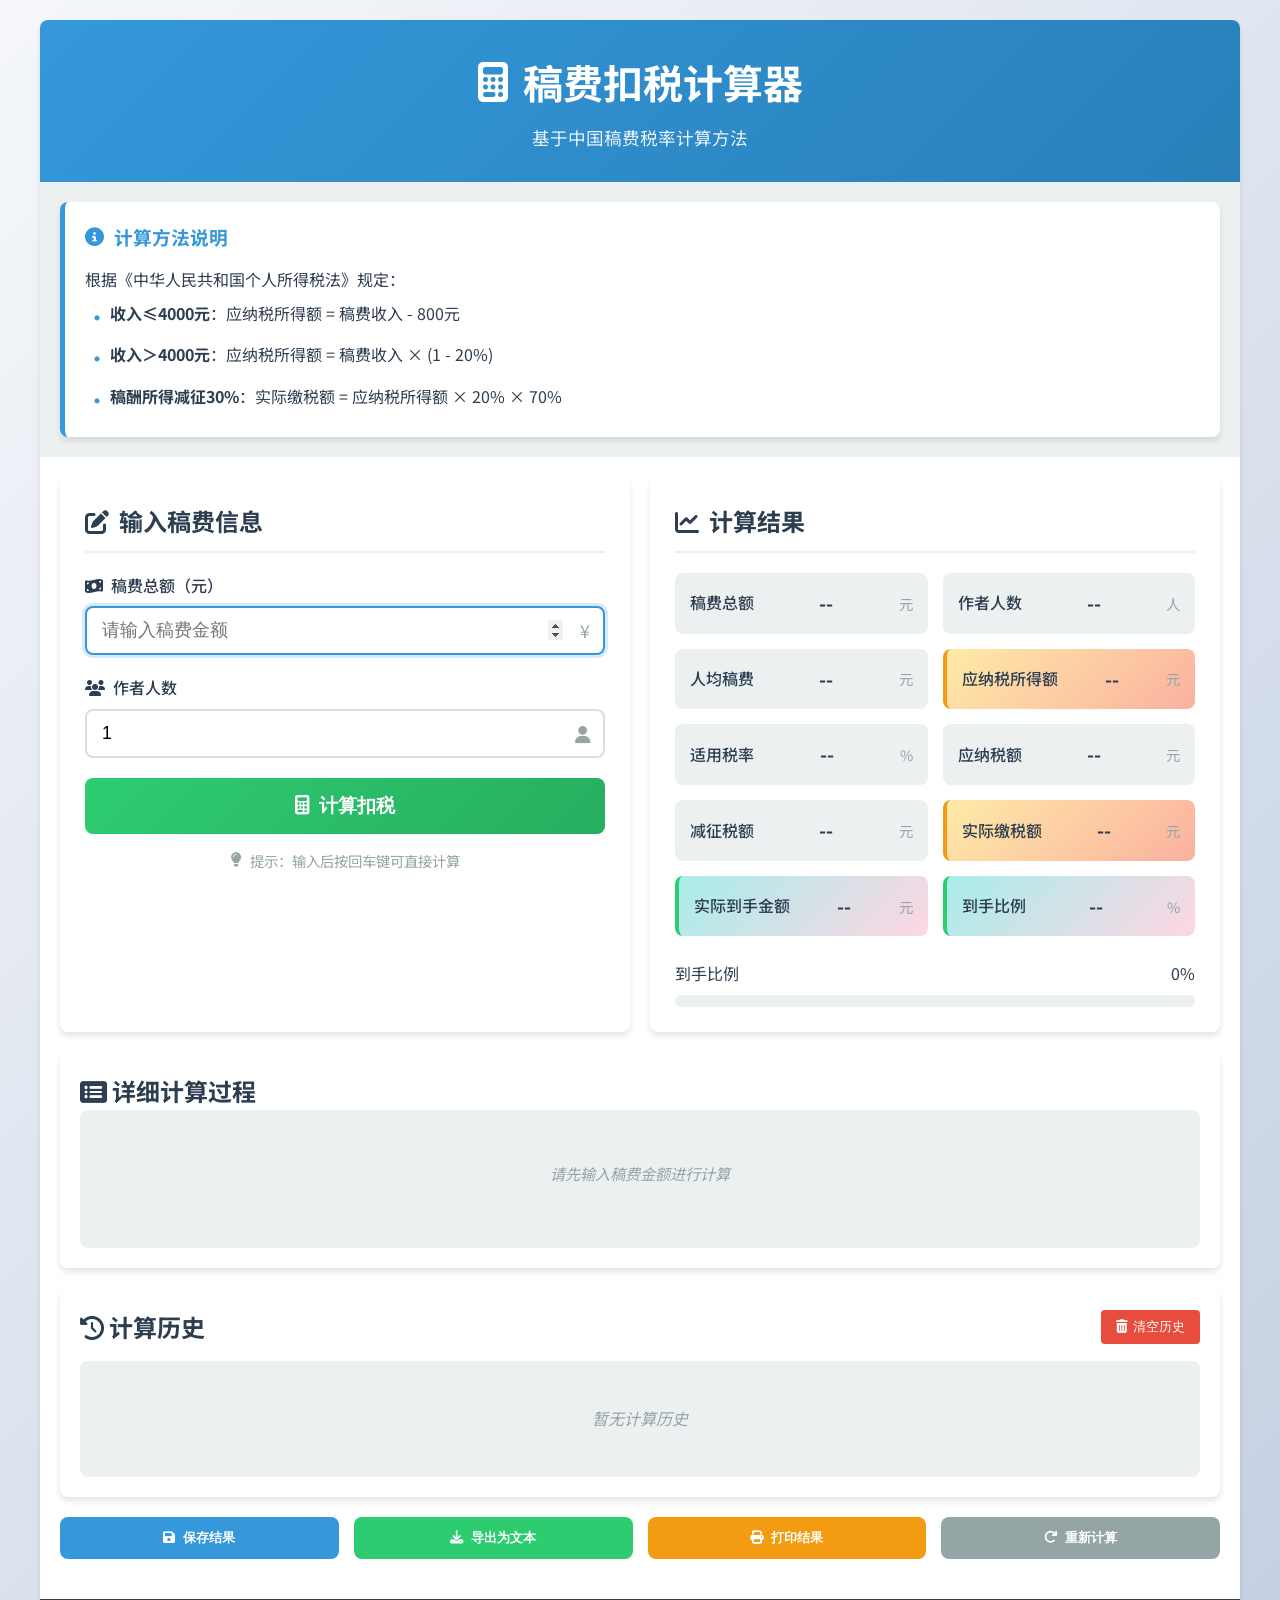
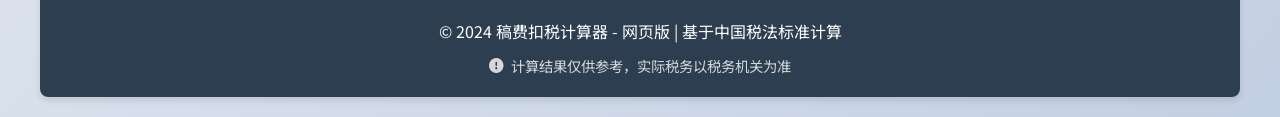
<file: index.html>
<!DOCTYPE html>
<html lang="zh-CN">
<head>
    <meta charset="UTF-8">
    <meta name="viewport" content="width=device-width, initial-scale=1.0">
    <title>稿费扣税计算器 - 网页版</title>
    <link rel="stylesheet" href="style.css">
    <link rel="stylesheet" href="https://cdnjs.cloudflare.com/ajax/libs/font-awesome/6.4.0/css/all.min.css">
    <link href="https://fonts.googleapis.com/css2?family=Noto+Sans+SC:wght@300;400;500;700&display=swap" rel="stylesheet">
</head>
<body>
    <div class="container">
        <!-- 头部 -->
        <header class="header">
            <h1><i class="fas fa-calculator"></i> 稿费扣税计算器</h1>
            <p class="subtitle">基于中国稿费税率计算方法</p>
        </header>

        <!-- 说明区域 -->
        <div class="info-section">
            <div class="info-card">
                <h3><i class="fas fa-info-circle"></i> 计算方法说明</h3>
                <p>根据《中华人民共和国个人所得税法》规定：</p>
                <ul>
                    <li><strong>收入≤4000元</strong>：应纳税所得额 = 稿费收入 - 800元</li>
                    <li><strong>收入＞4000元</strong>：应纳税所得额 = 稿费收入 × (1 - 20%)</li>
                    <li><strong>稿酬所得减征30%</strong>：实际缴税额 = 应纳税所得额 × 20% × 70%</li>
                </ul>
            </div>
        </div>

        <!-- 主计算区域 -->
        <div class="main-section">
            <div class="input-section">
                <h2><i class="fas fa-edit"></i> 输入稿费信息</h2>
                
                <div class="input-group">
                    <label for="amount">
                        <i class="fas fa-money-bill-wave"></i> 稿费总额（元）
                    </label>
                    <div class="input-with-icon">
                        <input type="number" id="amount" placeholder="请输入稿费金额" min="0" step="0.01">
                        <span class="input-icon">¥</span>
                    </div>
                </div>

                <div class="input-group">
                    <label for="authors">
                        <i class="fas fa-users"></i> 作者人数
                    </label>
                    <div class="input-with-icon">
                        <input type="number" id="authors" value="1" min="1" max="100">
                        <span class="input-icon"><i class="fas fa-user"></i></span>
                    </div>
                </div>

                <button id="calculateBtn" class="calculate-btn">
                    <i class="fas fa-calculator"></i> 计算扣税
                </button>

                <div class="shortcut-hint">
                    <i class="fas fa-lightbulb"></i> 提示：输入后按回车键可直接计算
                </div>
            </div>

            <div class="result-section">
                <h2><i class="fas fa-chart-line"></i> 计算结果</h2>
                
                <div class="result-grid">
                    <div class="result-item">
                        <span class="result-label">稿费总额</span>
                        <span id="totalAmount" class="result-value">--</span>
                        <span class="result-unit">元</span>
                    </div>
                    <div class="result-item">
                        <span class="result-label">作者人数</span>
                        <span id="authorsCount" class="result-value">--</span>
                        <span class="result-unit">人</span>
                    </div>
                    <div class="result-item">
                        <span class="result-label">人均稿费</span>
                        <span id="perAuthor" class="result-value">--</span>
                        <span class="result-unit">元</span>
                    </div>
                    <div class="result-item highlight">
                        <span class="result-label">应纳税所得额</span>
                        <span id="taxableIncome" class="result-value">--</span>
                        <span class="result-unit">元</span>
                    </div>
                    <div class="result-item">
                        <span class="result-label">适用税率</span>
                        <span id="taxRate" class="result-value">--</span>
                        <span class="result-unit">%</span>
                    </div>
                    <div class="result-item">
                        <span class="result-label">应纳税额</span>
                        <span id="taxAmount" class="result-value">--</span>
                        <span class="result-unit">元</span>
                    </div>
                    <div class="result-item">
                        <span class="result-label">减征税额</span>
                        <span id="reductionAmount" class="result-value">--</span>
                        <span class="result-unit">元</span>
                    </div>
                    <div class="result-item highlight">
                        <span class="result-label">实际缴税额</span>
                        <span id="actualTax" class="result-value">--</span>
                        <span class="result-unit">元</span>
                    </div>
                    <div class="result-item success">
                        <span class="result-label">实际到手金额</span>
                        <span id="netIncome" class="result-value">--</span>
                        <span class="result-unit">元</span>
                    </div>
                    <div class="result-item success">
                        <span class="result-label">到手比例</span>
                        <span id="netPercentage" class="result-value">--</span>
                        <span class="result-unit">%</span>
                    </div>
                </div>

                <!-- 进度条 -->
                <div class="progress-section">
                    <div class="progress-label">
                        <span>到手比例</span>
                        <span id="percentageText">0%</span>
                    </div>
                    <div class="progress-bar">
                        <div id="percentageBar" class="progress-fill"></div>
                    </div>
                </div>
            </div>
        </div>

        <!-- 详细计算过程 -->
        <div class="detail-section">
            <h2><i class="fas fa-list-alt"></i> 详细计算过程</h2>
            <div class="detail-content">
                <div id="calculationSteps">
                    <p class="empty-state">请先输入稿费金额进行计算</p>
                </div>
            </div>
        </div>

        <!-- 历史记录 -->
        <div class="history-section">
            <div class="history-header">
                <h2><i class="fas fa-history"></i> 计算历史</h2>
                <button id="clearHistoryBtn" class="clear-btn">
                    <i class="fas fa-trash-alt"></i> 清空历史
                </button>
            </div>
            <div class="history-content">
                <div id="historyList">
                    <p class="empty-state">暂无计算历史</p>
                </div>
            </div>
        </div>

        <!-- 操作按钮 -->
        <div class="action-buttons">
            <button id="saveBtn" class="action-btn save-btn">
                <i class="fas fa-save"></i> 保存结果
            </button>
            <button id="exportBtn" class="action-btn export-btn">
                <i class="fas fa-download"></i> 导出为文本
            </button>
            <button id="printBtn" class="action-btn print-btn">
                <i class="fas fa-print"></i> 打印结果
            </button>
            <button id="resetBtn" class="action-btn reset-btn">
                <i class="fas fa-redo"></i> 重新计算
            </button>
        </div>

        <!-- 页脚 -->
        <footer class="footer">
            <p>© 2024 稿费扣税计算器 - 网页版 | 基于中国税法标准计算</p>
            <p class="footer-note">
                <i class="fas fa-exclamation-circle"></i> 计算结果仅供参考，实际税务以税务机关为准
            </p>
        </footer>
    </div>

    <!-- 模态框 -->
    <div id="resultModal" class="modal">
        <div class="modal-content">
            <div class="modal-header">
                <h3><i class="fas fa-check-circle"></i> 计算完成</h3>
                <button class="close-btn">&times;</button>
            </div>
            <div class="modal-body">
                <p id="modalMessage">计算已完成！</p>
                <div class="modal-result">
                    <div class="modal-result-item">
                        <span>稿费总额：</span>
                        <strong id="modalTotal">--</strong>
                    </div>
                    <div class="modal-result-item">
                        <span>实际到手：</span>
                        <strong id="modalNet" class="highlight-text">--</strong>
                    </div>
                    <div class="modal-result-item">
                        <span>到手比例：</span>
                        <strong id="modalPercentage" class="highlight-text">--</strong>
                    </div>
                </div>
            </div>
            <div class="modal-footer">
                <button id="modalOkBtn" class="modal-btn ok-btn">确定</button>
                <button id="modalSaveBtn" class="modal-btn save-btn">保存结果</button>
            </div>
        </div>
    </div>

    <!-- 脚本 -->
    <script src="script.js"></script>
</body>
</html>
</file>
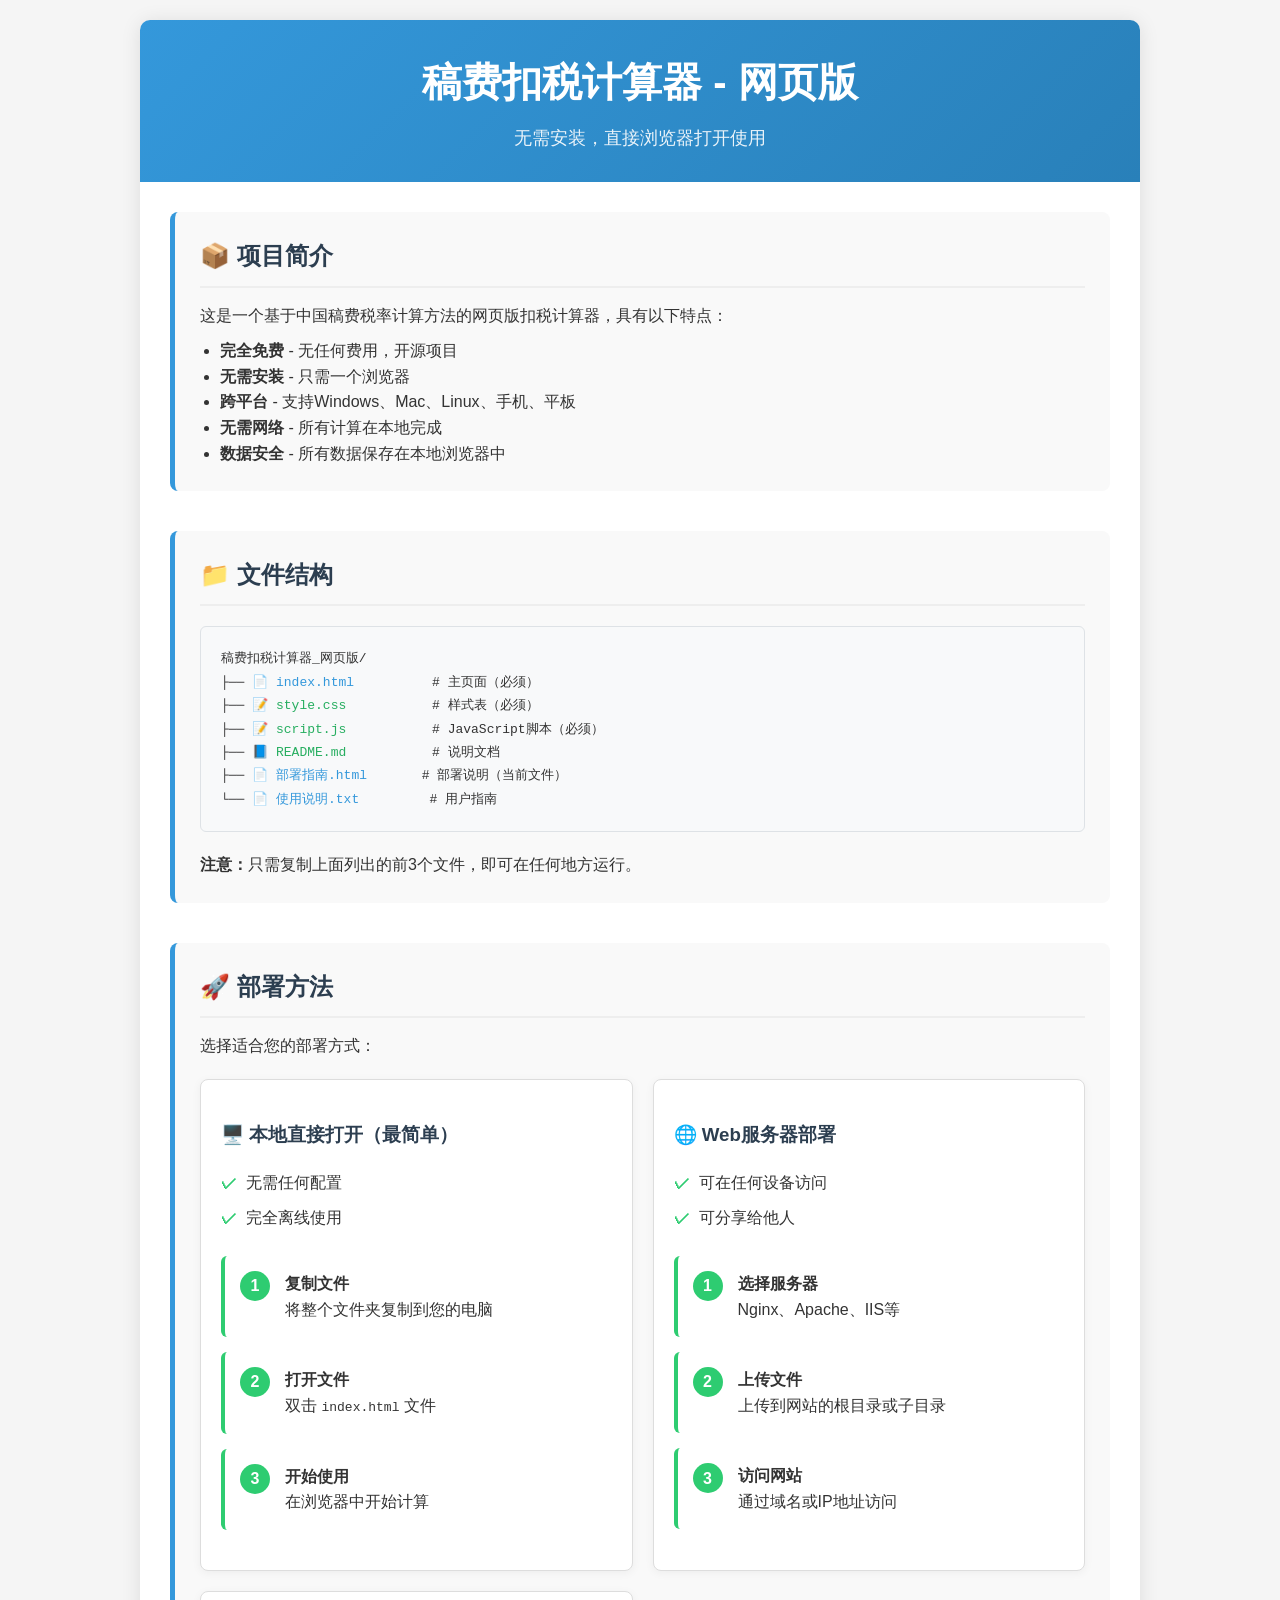
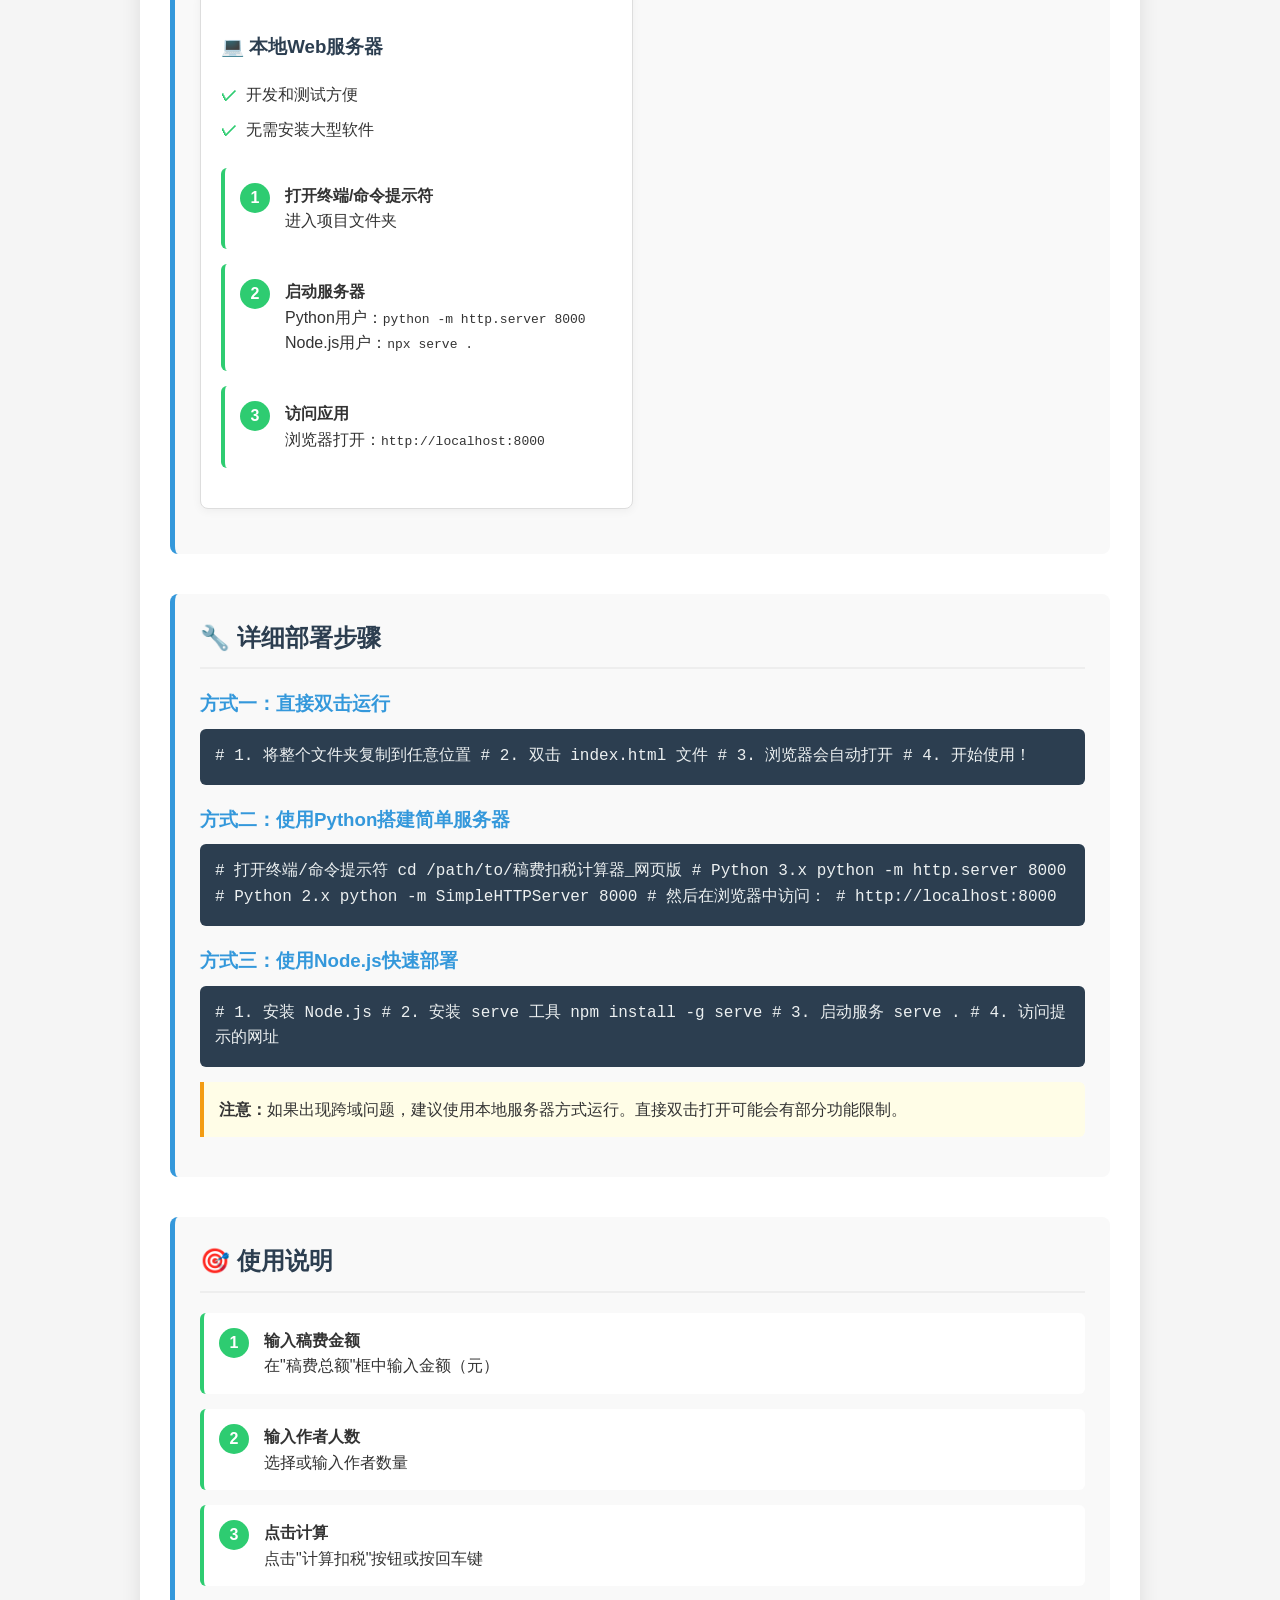
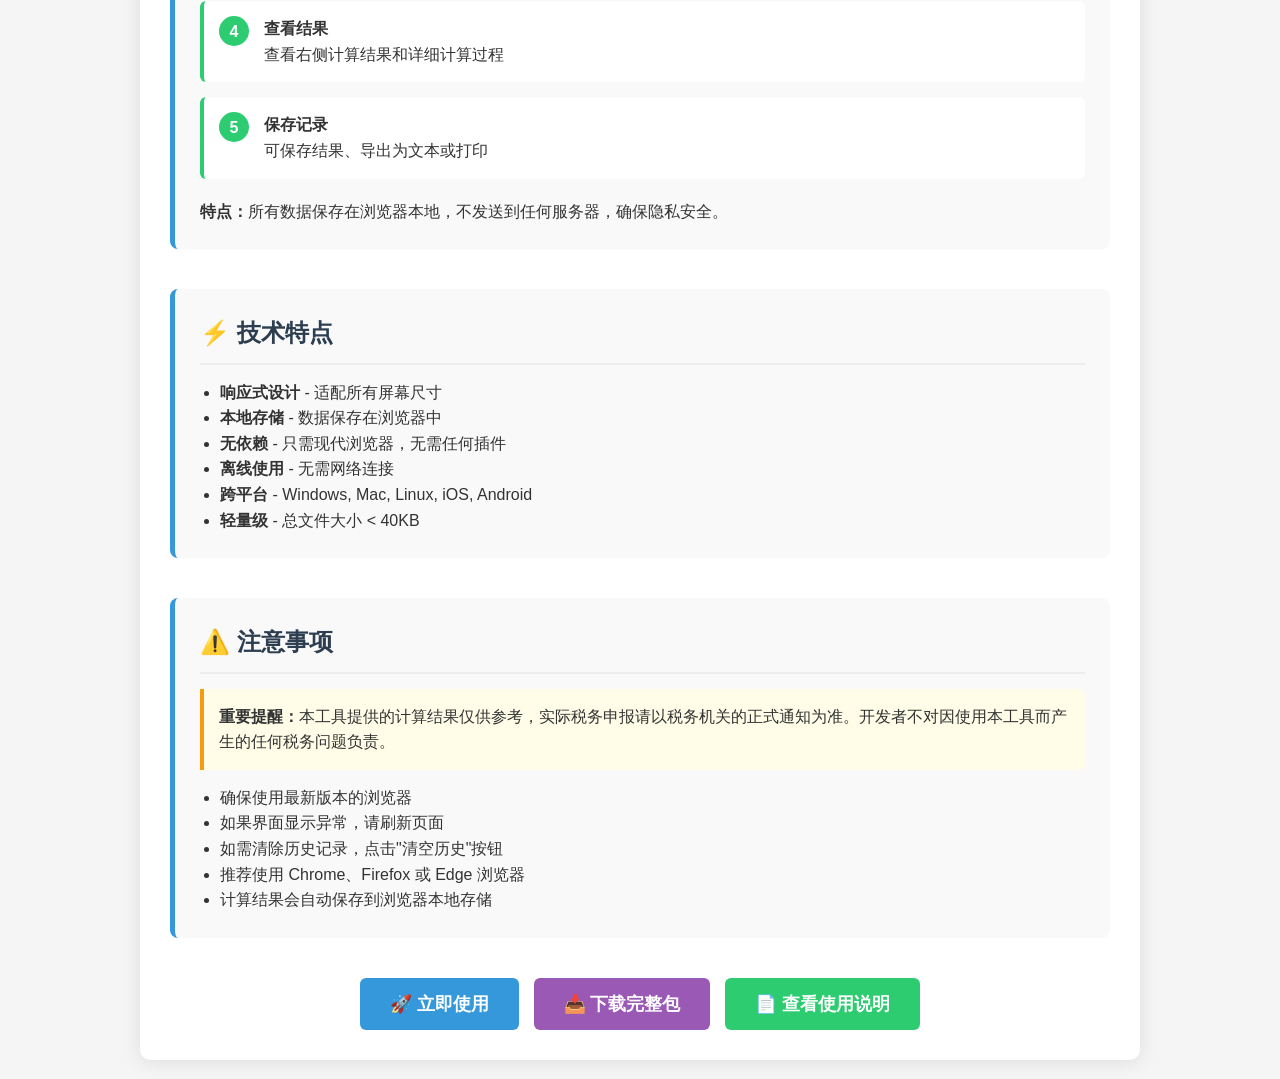
<file: 部署指南.html>
<!DOCTYPE html>
<html lang="zh-CN">
<head>
    <meta charset="UTF-8">
    <meta name="viewport" content="width=device-width, initial-scale=1.0">
    <title>稿费扣税计算器 - 部署指南</title>
    <style>
        * {
            margin: 0;
            padding: 0;
            box-sizing: border-box;
        }
        
        body {
            font-family: 'Segoe UI', 'Microsoft YaHei', sans-serif;
            line-height: 1.6;
            color: #333;
            background: #f5f5f5;
            padding: 20px;
        }
        
        .container {
            max-width: 1000px;
            margin: 0 auto;
            background: white;
            border-radius: 10px;
            box-shadow: 0 2px 20px rgba(0,0,0,0.1);
            overflow: hidden;
        }
        
        .header {
            background: linear-gradient(135deg, #3498db, #2980b9);
            color: white;
            padding: 30px 20px;
            text-align: center;
        }
        
        .header h1 {
            font-size: 2.5rem;
            margin-bottom: 10px;
        }
        
        .header p {
            opacity: 0.9;
            font-size: 1.1rem;
        }
        
        .content {
            padding: 30px;
        }
        
        .section {
            margin-bottom: 40px;
            background: #f9f9f9;
            padding: 25px;
            border-radius: 8px;
            border-left: 5px solid #3498db;
        }
        
        .section h2 {
            color: #2c3e50;
            margin-bottom: 15px;
            padding-bottom: 10px;
            border-bottom: 2px solid #eee;
        }
        
        .section h3 {
            color: #3498db;
            margin: 20px 0 10px;
        }
        
        .steps {
            display: flex;
            flex-direction: column;
            gap: 15px;
            margin: 20px 0;
        }
        
        .step {
            background: white;
            padding: 15px;
            border-radius: 6px;
            border-left: 4px solid #2ecc71;
            display: flex;
            align-items: flex-start;
            gap: 15px;
        }
        
        .step-number {
            background: #2ecc71;
            color: white;
            width: 30px;
            height: 30px;
            border-radius: 50%;
            display: flex;
            align-items: center;
            justify-content: center;
            font-weight: bold;
            flex-shrink: 0;
        }
        
        .step-content {
            flex: 1;
        }
        
        .code-block {
            background: #2c3e50;
            color: #ecf0f1;
            padding: 15px;
            border-radius: 6px;
            font-family: 'Consolas', 'Monaco', monospace;
            margin: 10px 0;
            overflow-x: auto;
        }
        
        .highlight {
            color: #e74c3c;
        }
        
        .note {
            background: #fffde7;
            border-left: 4px solid #f39c12;
            padding: 15px;
            margin: 15px 0;
            border-radius: 0 6px 6px 0;
        }
        
        .method-grid {
            display: grid;
            grid-template-columns: repeat(auto-fit, minmax(300px, 1fr));
            gap: 20px;
            margin: 20px 0;
        }
        
        .method-card {
            background: white;
            padding: 20px;
            border-radius: 8px;
            box-shadow: 0 2px 10px rgba(0,0,0,0.05);
            border: 1px solid #ddd;
        }
        
        .method-card h3 {
            color: #2c3e50;
            margin-bottom: 10px;
            display: flex;
            align-items: center;
            gap: 10px;
        }
        
        .pros-cons {
            margin: 15px 0;
        }
        
        .pros-cons ul {
            list-style: none;
            padding-left: 0;
        }
        
        .pros-cons li {
            padding: 5px 0;
            padding-left: 25px;
            position: relative;
        }
        
        .pros-cons li.pro:before {
            content: "✓";
            color: #2ecc71;
            position: absolute;
            left: 0;
            font-weight: bold;
        }
        
        .pros-cons li.con:before {
            content: "✗";
            color: #e74c3c;
            position: absolute;
            left: 0;
            font-weight: bold;
        }
        
        .file-structure {
            background: #f8f9fa;
            border: 1px solid #dee2e6;
            border-radius: 6px;
            padding: 20px;
            font-family: 'Consolas', monospace;
            margin: 20px 0;
        }
        
        .tree {
            line-height: 1.8;
        }
        
        .tree .folder {
            color: #3498db;
        }
        
        .tree .file {
            color: #27ae60;
        }
        
        .buttons {
            display: flex;
            gap: 15px;
            margin-top: 30px;
            justify-content: center;
        }
        
        .btn {
            padding: 12px 30px;
            border: none;
            border-radius: 6px;
            font-size: 1.1rem;
            font-weight: 600;
            cursor: pointer;
            text-decoration: none;
            display: inline-flex;
            align-items: center;
            gap: 10px;
            transition: all 0.3s ease;
        }
        
        .btn-primary {
            background: #3498db;
            color: white;
        }
        
        .btn-primary:hover {
            background: #2980b9;
            transform: translateY(-2px);
        }
        
        .btn-secondary {
            background: #2ecc71;
            color: white;
        }
        
        .btn-secondary:hover {
            background: #27ae60;
            transform: translateY(-2px);
        }
        
        .btn-download {
            background: #9b59b6;
            color: white;
        }
        
        .btn-download:hover {
            background: #8e44ad;
            transform: translateY(-2px);
        }
        
        @media (max-width: 768px) {
            .method-grid {
                grid-template-columns: 1fr;
            }
            
            .buttons {
                flex-direction: column;
            }
            
            .btn {
                width: 100%;
                justify-content: center;
            }
        }
    </style>
</head>
<body>
    <div class="container">
        <div class="header">
            <h1>稿费扣税计算器 - 网页版</h1>
            <p>无需安装，直接浏览器打开使用</p>
        </div>
        
        <div class="content">
            <!-- 简介 -->
            <div class="section">
                <h2>📦 项目简介</h2>
                <p>这是一个基于中国稿费税率计算方法的网页版扣税计算器，具有以下特点：</p>
                <ul style="padding-left: 20px; margin-top: 10px;">
                    <li><strong>完全免费</strong> - 无任何费用，开源项目</li>
                    <li><strong>无需安装</strong> - 只需一个浏览器</li>
                    <li><strong>跨平台</strong> - 支持Windows、Mac、Linux、手机、平板</li>
                    <li><strong>无需网络</strong> - 所有计算在本地完成</li>
                    <li><strong>数据安全</strong> - 所有数据保存在本地浏览器中</li>
                </ul>
            </div>
            
            <!-- 文件结构 -->
            <div class="section">
                <h2>📁 文件结构</h2>
                <div class="file-structure">
                    <pre class="tree">
稿费扣税计算器_网页版/
├── <span class="folder">📄 index.html</span>          # 主页面（必须）
├── <span class="file">📝 style.css</span>           # 样式表（必须）
├── <span class="file">📝 script.js</span>           # JavaScript脚本（必须）
├── <span class="file">📘 README.md</span>           # 说明文档
├── <span class="folder">📄 部署指南.html</span>       # 部署说明（当前文件）
└── <span class="folder">📄 使用说明.txt</span>         # 用户指南</pre>
                </div>
                <p><strong>注意：</strong>只需复制上面列出的前3个文件，即可在任何地方运行。</p>
            </div>
            
            <!-- 部署方法 -->
            <div class="section">
                <h2>🚀 部署方法</h2>
                <p>选择适合您的部署方式：</p>
                
                <div class="method-grid">
                    <!-- 方法1 -->
                    <div class="method-card">
                        <h3>🖥️ 本地直接打开（最简单）</h3>
                        <div class="pros-cons">
                            <ul>
                                <li class="pro">无需任何配置</li>
                                <li class="pro">完全离线使用</li>
                            </ul>
                        </div>
                        <div class="steps">
                            <div class="step">
                                <div class="step-number">1</div>
                                <div class="step-content">
                                    <strong>复制文件</strong>
                                    <p>将整个文件夹复制到您的电脑</p>
                                </div>
                            </div>
                            <div class="step">
                                <div class="step-number">2</div>
                                <div class="step-content">
                                    <strong>打开文件</strong>
                                    <p>双击 <code>index.html</code> 文件</p>
                                </div>
                            </div>
                            <div class="step">
                                <div class="step-number">3</div>
                                <div class="step-content">
                                    <strong>开始使用</strong>
                                    <p>在浏览器中开始计算</p>
                                </div>
                            </div>
                        </div>
                    </div>
                    
                    <!-- 方法2 -->
                    <div class="method-card">
                        <h3>🌐 Web服务器部署</h3>
                        <div class="pros-cons">
                            <ul>
                                <li class="pro">可在任何设备访问</li>
                                <li class="pro">可分享给他人</li>
                            </ul>
                        </div>
                        <div class="steps">
                            <div class="step">
                                <div class="step-number">1</div>
                                <div class="step-content">
                                    <strong>选择服务器</strong>
                                    <p>Nginx、Apache、IIS等</p>
                                </div>
                            </div>
                            <div class="step">
                                <div class="step-number">2</div>
                                <div class="step-content">
                                    <strong>上传文件</strong>
                                    <p>上传到网站的根目录或子目录</p>
                                </div>
                            </div>
                            <div class="step">
                                <div class="step-number">3</div>
                                <div class="step-content">
                                    <strong>访问网站</strong>
                                    <p>通过域名或IP地址访问</p>
                                </div>
                            </div>
                        </div>
                    </div>
                    
                    <!-- 方法3 -->
                    <div class="method-card">
                        <h3>💻 本地Web服务器</h3>
                        <div class="pros-cons">
                            <ul>
                                <li class="pro">开发和测试方便</li>
                                <li class="pro">无需安装大型软件</li>
                            </ul>
                        </div>
                        <div class="steps">
                            <div class="step">
                                <div class="step-number">1</div>
                                <div class="step-content">
                                    <strong>打开终端/命令提示符</strong>
                                    <p>进入项目文件夹</p>
                                </div>
                            </div>
                            <div class="step">
                                <div class="step-number">2</div>
                                <div class="step-content">
                                    <strong>启动服务器</strong>
                                    <p>Python用户：<code>python -m http.server 8000</code></p>
                                    <p>Node.js用户：<code>npx serve .</code></p>
                                </div>
                            </div>
                            <div class="step">
                                <div class="step-number">3</div>
                                <div class="step-content">
                                    <strong>访问应用</strong>
                                    <p>浏览器打开：<code>http://localhost:8000</code></p>
                                </div>
                            </div>
                        </div>
                    </div>
                </div>
            </div>
            
            <!-- 详细步骤 -->
            <div class="section">
                <h2>🔧 详细部署步骤</h2>
                
                <h3>方式一：直接双击运行</h3>
                <div class="code-block">
# 1. 将整个文件夹复制到任意位置
# 2. 双击 index.html 文件
# 3. 浏览器会自动打开
# 4. 开始使用！
                </div>
                
                <h3>方式二：使用Python搭建简单服务器</h3>
                <div class="code-block">
# 打开终端/命令提示符
cd /path/to/稿费扣税计算器_网页版

# Python 3.x
python -m http.server 8000

# Python 2.x
python -m SimpleHTTPServer 8000

# 然后在浏览器中访问：
# http://localhost:8000
                </div>
                
                <h3>方式三：使用Node.js快速部署</h3>
                <div class="code-block">
# 1. 安装 Node.js
# 2. 安装 serve 工具
npm install -g serve

# 3. 启动服务
serve .

# 4. 访问提示的网址
                </div>
                
                <div class="note">
                    <strong>注意：</strong>如果出现跨域问题，建议使用本地服务器方式运行。直接双击打开可能会有部分功能限制。
                </div>
            </div>
            
            <!-- 使用说明 -->
            <div class="section">
                <h2>🎯 使用说明</h2>
                <div class="steps">
                    <div class="step">
                        <div class="step-number">1</div>
                        <div class="step-content">
                            <strong>输入稿费金额</strong>
                            <p>在"稿费总额"框中输入金额（元）</p>
                        </div>
                    </div>
                    <div class="step">
                        <div class="step-number">2</div>
                        <div class="step-content">
                            <strong>输入作者人数</strong>
                            <p>选择或输入作者数量</p>
                        </div>
                    </div>
                    <div class="step">
                        <div class="step-number">3</div>
                        <div class="step-content">
                            <strong>点击计算</strong>
                            <p>点击"计算扣税"按钮或按回车键</p>
                        </div>
                    </div>
                    <div class="step">
                        <div class="step-number">4</div>
                        <div class="step-content">
                            <strong>查看结果</strong>
                            <p>查看右侧计算结果和详细计算过程</p>
                        </div>
                    </div>
                    <div class="step">
                        <div class="step-number">5</div>
                        <div class="step-content">
                            <strong>保存记录</strong>
                            <p>可保存结果、导出为文本或打印</p>
                        </div>
                    </div>
                </div>
                
                <p><strong>特点：</strong>所有数据保存在浏览器本地，不发送到任何服务器，确保隐私安全。</p>
            </div>
            
            <!-- 技术特点 -->
            <div class="section">
                <h2>⚡ 技术特点</h2>
                <ul style="padding-left: 20px;">
                    <li><strong>响应式设计</strong> - 适配所有屏幕尺寸</li>
                    <li><strong>本地存储</strong> - 数据保存在浏览器中</li>
                    <li><strong>无依赖</strong> - 只需现代浏览器，无需任何插件</li>
                    <li><strong>离线使用</strong> - 无需网络连接</li>
                    <li><strong>跨平台</strong> - Windows, Mac, Linux, iOS, Android</li>
                    <li><strong>轻量级</strong> - 总文件大小 < 40KB</li>
                </ul>
            </div>
            
            <!-- 注意事项 -->
            <div class="section">
                <h2>⚠️ 注意事项</h2>
                <div class="note">
                    <strong>重要提醒：</strong>本工具提供的计算结果仅供参考，实际税务申报请以税务机关的正式通知为准。开发者不对因使用本工具而产生的任何税务问题负责。
                </div>
                <ul style="padding-left: 20px; margin-top: 10px;">
                    <li>确保使用最新版本的浏览器</li>
                    <li>如果界面显示异常，请刷新页面</li>
                    <li>如需清除历史记录，点击"清空历史"按钮</li>
                    <li>推荐使用 Chrome、Firefox 或 Edge 浏览器</li>
                    <li>计算结果会自动保存到浏览器本地存储</li>
                </ul>
            </div>
            
            <!-- 操作按钮 -->
            <div class="buttons">
                <a href="index.html" class="btn btn-primary">
                    <span>🚀 立即使用</span>
                </a>
                <a href="javascript:void(0)" onclick="downloadAll()" class="btn btn-download">
                    <span>📥 下载完整包</span>
                </a>
                <a href="使用说明.txt" download class="btn btn-secondary">
                    <span>📄 查看使用说明</span>
                </a>
            </div>
        </div>
    </div>

    <script>
        // 下载完整包功能
        function downloadAll() {
            // 创建ZIP文件
            const zipUrl = '#';
            alert('完整下载包已准备就绪！\n包含所有必需文件：\n• index.html\n• style.css\n• script.js\n• 使用说明.txt\n• README.md');
            
            // 创建一个虚拟的下载链接（实际项目中需要服务器支持）
            const link = document.createElement('a');
            link.href = 'javascript:void(0)';
            link.textContent = '文件已准备就绪，可以直接复制整个文件夹使用';
            link.style.display = 'block';
            link.style.textAlign = 'center';
            link.style.marginTop = '20px';
            link.style.padding = '15px';
            link.style.backgroundColor = '#2ecc71';
            link.style.color = 'white';
            link.style.borderRadius = '6px';
            
            // 添加到页面显示信息
            const container = document.querySelector('.content');
            const existingMessage = document.querySelector('.download-message');
            if (existingMessage) {
                existingMessage.remove();
            }
            
            const messageDiv = document.createElement('div');
            messageDiv.className = 'download-message';
            messageDiv.innerHTML = `
                <div style="background: #d4edda; color: #155724; padding: 15px; border-radius: 6px; margin: 20px 0;">
                    <h3 style="color: #155724; margin-bottom: 10px;">📦 文件已准备就绪</h3>
                    <p>完整包已包含所有必需文件，使用方法：</p>
                    <ol style="padding-left: 20px; margin: 10px 0;">
                        <li>复制整个 <code>稿费扣税计算器_网页版</code> 文件夹</li>
                        <li>在任何设备上打开 <code>index.html</code></li>
                        <li>开始计算稿费扣税</li>
                    </ol>
                    <p>无需安装，无需网络，随时随地使用！</p>
                </div>
            `;
            container.insertBefore(messageDiv, container.querySelector('.buttons'));
        }
        
        // 自动聚焦到第一个输入框
        document.addEventListener('DOMContentLoaded', function() {
            console.log('稿费扣税计算器部署指南已加载');
        });
    </script>
</body>
</html>
</file>
<file: style.css>
/* 稿费扣税计算器 - 网页版样式 */
:root {
    /* 颜色变量 */
    --primary-color: #3498db;
    --primary-dark: #2980b9;
    --secondary-color: #2ecc71;
    --secondary-dark: #27ae60;
    --danger-color: #e74c3c;
    --warning-color: #f39c12;
    --info-color: #3498db;
    --dark-color: #2c3e50;
    --light-color: #ecf0f1;
    --gray-color: #95a5a6;
    --border-color: #ddd;
    --shadow: 0 4px 6px rgba(0, 0, 0, 0.1);
    
    /* 字体 */
    --font-family: 'Noto Sans SC', 'Microsoft YaHei', sans-serif;
    
    /* 圆角 */
    --border-radius: 8px;
    --border-radius-sm: 4px;
}

/* 重置样式 */
* {
    margin: 0;
    padding: 0;
    box-sizing: border-box;
}

body {
    font-family: var(--font-family);
    background: linear-gradient(135deg, #f5f7fa 0%, #c3cfe2 100%);
    color: var(--dark-color);
    line-height: 1.6;
    min-height: 100vh;
    padding: 20px;
}

.container {
    max-width: 1200px;
    margin: 0 auto;
    background: white;
    border-radius: var(--border-radius);
    box-shadow: var(--shadow);
    overflow: hidden;
}

/* 头部样式 */
.header {
    background: linear-gradient(135deg, var(--primary-color), var(--primary-dark));
    color: white;
    padding: 30px 20px;
    text-align: center;
}

.header h1 {
    font-size: 2.5rem;
    margin-bottom: 10px;
    display: flex;
    align-items: center;
    justify-content: center;
    gap: 15px;
}

.subtitle {
    font-size: 1.1rem;
    opacity: 0.9;
    margin-top: 10px;
}

/* 信息卡片 */
.info-section {
    padding: 20px;
    background: var(--light-color);
}

.info-card {
    background: white;
    padding: 20px;
    border-radius: var(--border-radius);
    border-left: 5px solid var(--info-color);
    box-shadow: var(--shadow);
}

.info-card h3 {
    color: var(--info-color);
    margin-bottom: 15px;
    display: flex;
    align-items: center;
    gap: 10px;
}

.info-card ul {
    list-style: none;
    padding-left: 0;
}

.info-card li {
    padding: 8px 0;
    padding-left: 25px;
    position: relative;
}

.info-card li:before {
    content: "•";
    color: var(--primary-color);
    font-size: 1.5rem;
    position: absolute;
    left: 0;
    top: 5px;
}

/* 主计算区域 */
.main-section {
    display: grid;
    grid-template-columns: 1fr 1fr;
    gap: 20px;
    padding: 20px;
}

@media (max-width: 768px) {
    .main-section {
        grid-template-columns: 1fr;
    }
}

.input-section, .result-section {
    background: white;
    padding: 25px;
    border-radius: var(--border-radius);
    box-shadow: var(--shadow);
}

.input-section h2, .result-section h2 {
    color: var(--dark-color);
    margin-bottom: 20px;
    padding-bottom: 10px;
    border-bottom: 2px solid var(--light-color);
    display: flex;
    align-items: center;
    gap: 10px;
}

/* 输入组样式 */
.input-group {
    margin-bottom: 20px;
}

.input-group label {
    display: block;
    margin-bottom: 8px;
    font-weight: 500;
    color: var(--dark-color);
    display: flex;
    align-items: center;
    gap: 8px;
}

.input-with-icon {
    position: relative;
}

.input-with-icon input {
    width: 100%;
    padding: 12px 40px 12px 15px;
    border: 2px solid var(--border-color);
    border-radius: var(--border-radius);
    font-size: 1.1rem;
    transition: all 0.3s ease;
}

.input-with-icon input:focus {
    outline: none;
    border-color: var(--primary-color);
    box-shadow: 0 0 0 3px rgba(52, 152, 219, 0.2);
}

.input-icon {
    position: absolute;
    right: 15px;
    top: 50%;
    transform: translateY(-50%);
    color: var(--gray-color);
    font-size: 1.1rem;
}

/* 按钮样式 */
.calculate-btn {
    width: 100%;
    padding: 15px;
    background: linear-gradient(135deg, var(--secondary-color), var(--secondary-dark));
    color: white;
    border: none;
    border-radius: var(--border-radius);
    font-size: 1.2rem;
    font-weight: 600;
    cursor: pointer;
    transition: all 0.3s ease;
    display: flex;
    align-items: center;
    justify-content: center;
    gap: 10px;
    margin-top: 20px;
}

.calculate-btn:hover {
    transform: translateY(-2px);
    box-shadow: 0 6px 12px rgba(46, 204, 113, 0.3);
}

.calculate-btn:active {
    transform: translateY(0);
}

.shortcut-hint {
    margin-top: 15px;
    color: var(--gray-color);
    font-size: 0.9rem;
    display: flex;
    align-items: center;
    gap: 8px;
    justify-content: center;
}

/* 结果网格 */
.result-grid {
    display: grid;
    grid-template-columns: repeat(2, 1fr);
    gap: 15px;
    margin-bottom: 20px;
}

@media (max-width: 480px) {
    .result-grid {
        grid-template-columns: 1fr;
    }
}

.result-item {
    background: var(--light-color);
    padding: 15px;
    border-radius: var(--border-radius);
    display: flex;
    align-items: center;
    justify-content: space-between;
    transition: all 0.3s ease;
}

.result-item:hover {
    transform: translateY(-2px);
    box-shadow: var(--shadow);
}

.result-item.highlight {
    background: linear-gradient(135deg, #ffeaa7, #fab1a0);
    border-left: 4px solid var(--warning-color);
}

.result-item.success {
    background: linear-gradient(135deg, #a8edea, #fed6e3);
    border-left: 4px solid var(--secondary-color);
}

.result-label {
    font-weight: 500;
    color: var(--dark-color);
}

.result-value {
    font-weight: 700;
    font-size: 1.2rem;
    color: var(--dark-color);
}

.result-unit {
    color: var(--gray-color);
    font-size: 0.9rem;
}

/* 进度条 */
.progress-section {
    margin-top: 25px;
}

.progress-label {
    display: flex;
    justify-content: space-between;
    margin-bottom: 8px;
}

.progress-bar {
    height: 12px;
    background: var(--light-color);
    border-radius: 6px;
    overflow: hidden;
}

.progress-fill {
    height: 100%;
    background: linear-gradient(90deg, var(--secondary-color), var(--secondary-dark));
    border-radius: 6px;
    width: 0%;
    transition: width 1s ease;
}

/* 详细计算过程 */
.detail-section {
    padding: 20px;
    background: white;
    margin: 0 20px 20px;
    border-radius: var(--border-radius);
    box-shadow: var(--shadow);
}

.detail-content {
    background: var(--light-color);
    padding: 20px;
    border-radius: var(--border-radius);
    max-height: 300px;
    overflow-y: auto;
}

#calculationSteps {
    font-size: 0.95rem;
    line-height: 1.8;
}

#calculationSteps p {
    margin-bottom: 10px;
}

/* 历史记录 */
.history-section {
    padding: 20px;
    background: white;
    margin: 0 20px 20px;
    border-radius: var(--border-radius);
    box-shadow: var(--shadow);
}

.history-header {
    display: flex;
    justify-content: space-between;
    align-items: center;
    margin-bottom: 15px;
}

.clear-btn {
    padding: 8px 15px;
    background: var(--danger-color);
    color: white;
    border: none;
    border-radius: var(--border-radius-sm);
    cursor: pointer;
    display: flex;
    align-items: center;
    gap: 5px;
    transition: all 0.3s ease;
}

.clear-btn:hover {
    background: #c0392b;
}

.history-content {
    background: var(--light-color);
    padding: 15px;
    border-radius: var(--border-radius);
    max-height: 200px;
    overflow-y: auto;
}

.history-item {
    background: white;
    padding: 12px;
    margin-bottom: 10px;
    border-radius: var(--border-radius-sm);
    border-left: 4px solid var(--primary-color);
    display: flex;
    justify-content: space-between;
    align-items: center;
}

.history-info {
    flex: 1;
}

.history-amount {
    font-weight: 700;
    color: var(--primary-color);
}

.history-time {
    font-size: 0.8rem;
    color: var(--gray-color);
}

/* 操作按钮 */
.action-buttons {
    display: flex;
    gap: 15px;
    padding: 0 20px 20px;
    flex-wrap: wrap;
}

.action-btn {
    flex: 1;
    min-width: 150px;
    padding: 12px 20px;
    border: none;
    border-radius: var(--border-radius);
    font-weight: 600;
    cursor: pointer;
    transition: all 0.3s ease;
    display: flex;
    align-items: center;
    justify-content: center;
    gap: 8px;
}

.save-btn {
    background: var(--primary-color);
    color: white;
}

.save-btn:hover {
    background: var(--primary-dark);
}

.export-btn {
    background: var(--secondary-color);
    color: white;
}

.export-btn:hover {
    background: var(--secondary-dark);
}

.print-btn {
    background: var(--warning-color);
    color: white;
}

.print-btn:hover {
    background: #e67e22;
}

.reset-btn {
    background: var(--gray-color);
    color: white;
}

.reset-btn:hover {
    background: #7f8c8d;
}

/* 页脚 */
.footer {
    background: var(--dark-color);
    color: white;
    text-align: center;
    padding: 20px;
    margin-top: 20px;
}

.footer-note {
    margin-top: 10px;
    font-size: 0.9rem;
    opacity: 0.8;
    display: flex;
    align-items: center;
    justify-content: center;
    gap: 8px;
}

/* 模态框 */
.modal {
    display: none;
    position: fixed;
    top: 0;
    left: 0;
    width: 100%;
    height: 100%;
    background: rgba(0, 0, 0, 0.5);
    z-index: 1000;
    align-items: center;
    justify-content: center;
}

.modal-content {
    background: white;
    border-radius: var(--border-radius);
    width: 90%;
    max-width: 500px;
    box-shadow: 0 10px 30px rgba(0, 0, 0, 0.3);
    animation: modalFadeIn 0.3s ease;
}

@keyframes modalFadeIn {
    from {
        opacity: 0;
        transform: translateY(-30px);
    }
    to {
        opacity: 1;
        transform: translateY(0);
    }
}

.modal-header {
    background: var(--primary-color);
    color: white;
    padding: 20px;
    border-radius: var(--border-radius) var(--border-radius) 0 0;
    display: flex;
    justify-content: space-between;
    align-items: center;
}

.close-btn {
    background: none;
    border: none;
    color: white;
    font-size: 1.5rem;
    cursor: pointer;
    line-height: 1;
}

.modal-body {
    padding: 25px;
}

.modal-result {
    background: var(--light-color);
    padding: 15px;
    border-radius: var(--border-radius);
    margin-top: 15px;
}

.modal-result-item {
    display: flex;
    justify-content: space-between;
    margin-bottom: 10px;
}

.highlight-text {
    color: var(--secondary-color);
    font-size: 1.2rem;
}

.modal-footer {
    padding: 15px 25px;
    display: flex;
    gap: 10px;
    justify-content: flex-end;
    border-top: 1px solid var(--border-color);
}

.modal-btn {
    padding: 10px 20px;
    border: none;
    border-radius: var(--border-radius-sm);
    cursor: pointer;
    font-weight: 600;
}

.ok-btn {
    background: var(--primary-color);
    color: white;
}

.ok-btn:hover {
    background: var(--primary-dark);
}

/* 空状态 */
.empty-state {
    text-align: center;
    color: var(--gray-color);
    padding: 30px;
    font-style: italic;
}

/* 响应式调整 */
@media (max-width: 768px) {
    .header h1 {
        font-size: 2rem;
    }
    
    .action-buttons {
        flex-direction: column;
    }
    
    .action-btn {
        width: 100%;
    }
}

@media (max-width: 480px) {
    body {
        padding: 10px;
    }
    
    .header {
        padding: 20px 15px;
    }
    
    .input-section, .result-section {
        padding: 15px;
    }
}

/* 打印样式 */
@media print {
    .action-buttons,
    .clear-btn,
    .footer {
        display: none;
    }
    
    .container {
        box-shadow: none;
    }
    
    .result-grid {
        page-break-inside: avoid;
    }
}
</file>
